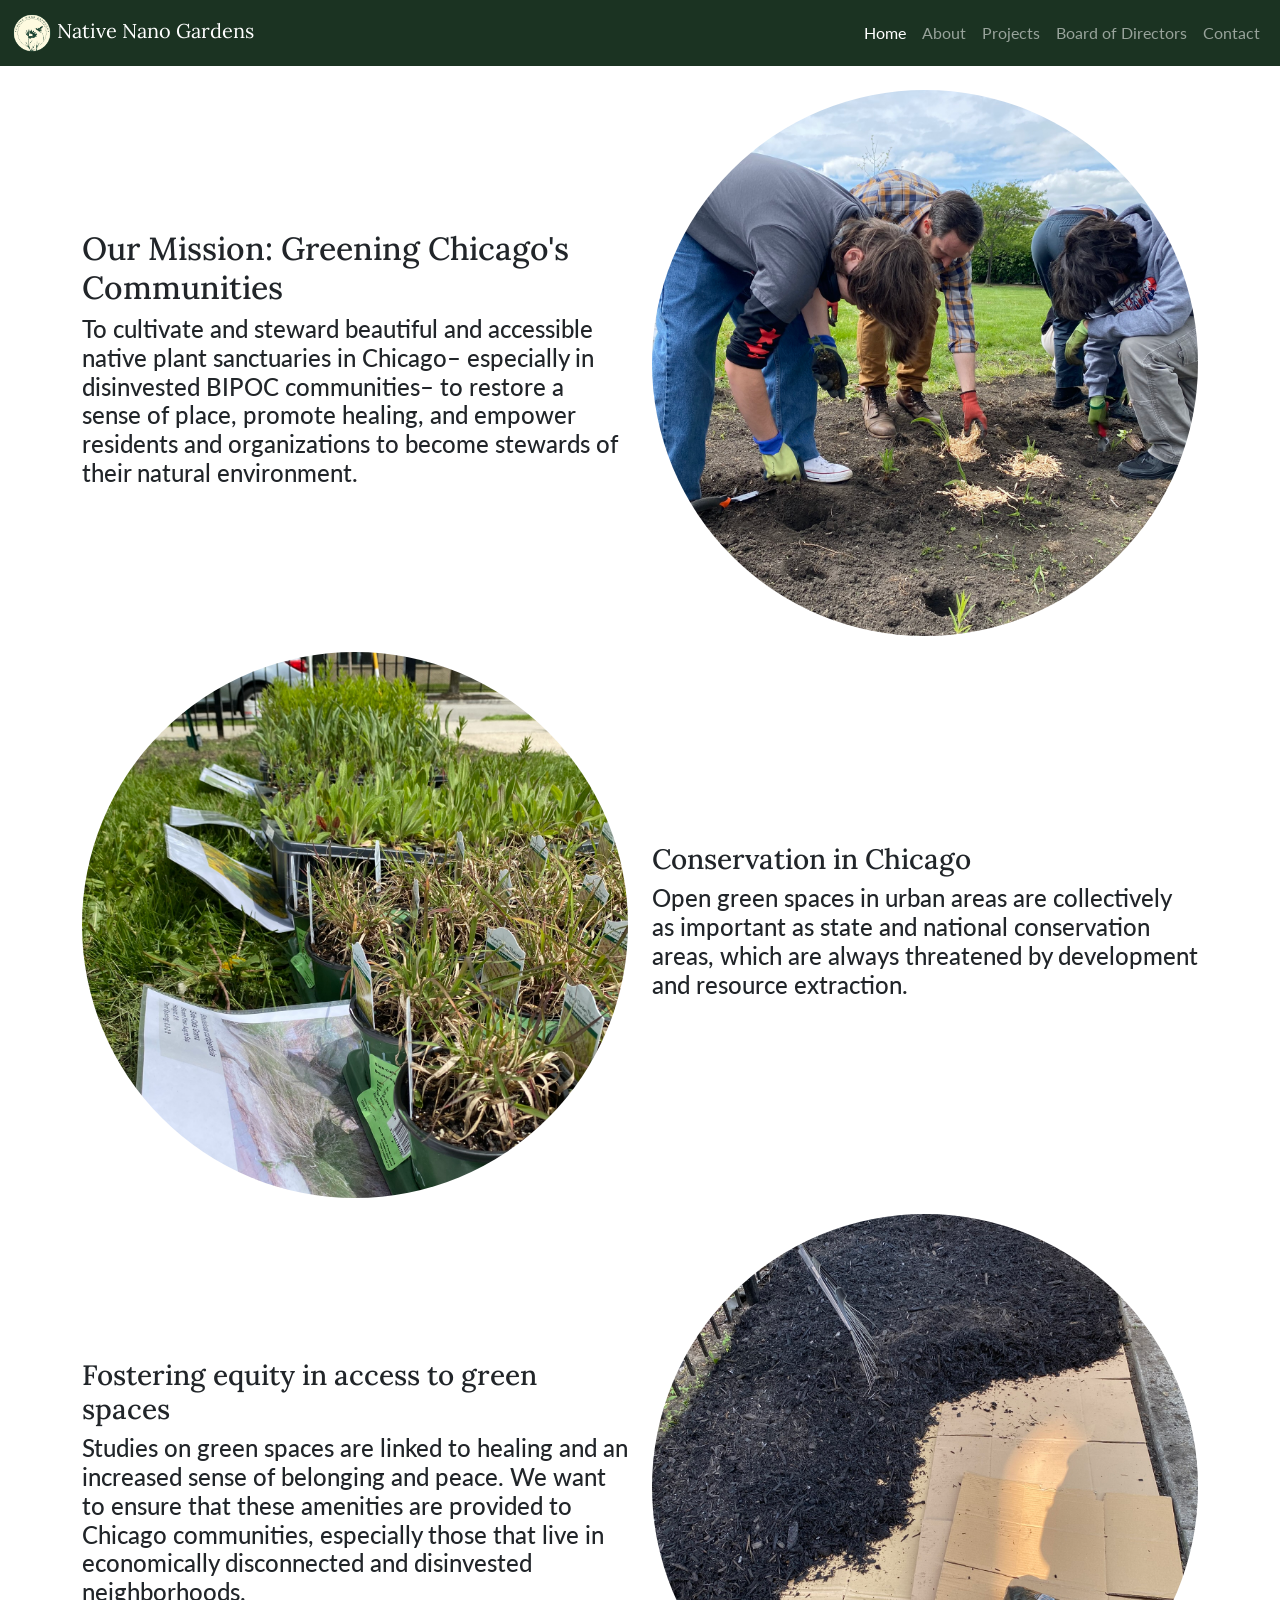
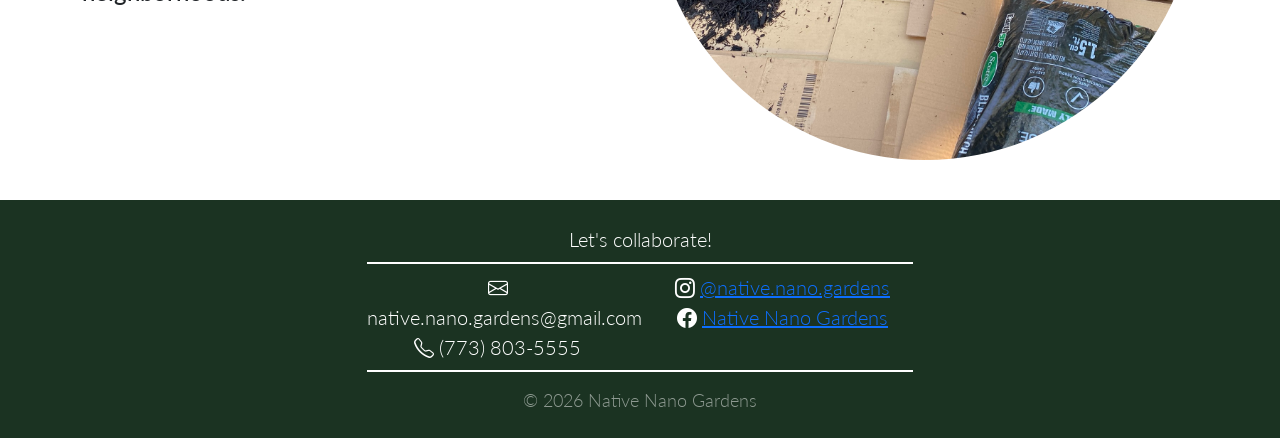
<file: index.html>
<!doctype html>
<html lang="en">
  <head>
    <meta charset="utf-8">
    <meta name="viewport" content="width=device-width, initial-scale=1">
    <meta name="description" content="Cultivating beautiful, accessible native plant sanctuaries in Chicago's underserved communities to promote healing, equity, and environmental stewardship.">

    <meta property="og:title" content="Native Nano Gardens">
    <meta property="og:description" content="Cultivating native plant sanctuaries in Chicago's underserved communities.">
    <meta property="og:image" content="images/nnglogo.png">
    <meta property="og:url" content="https://nativenanogardens.com">
    <meta property="og:type" content="website">
    
    <title>Native Nano Gardens</title>
    <link rel="icon" type="image/png" href="images/favicon.png">

    <!-- Bootstrap CSS -->
    <link href="https://cdn.jsdelivr.net/npm/bootstrap@5.3.8/dist/css/bootstrap.min.css" rel="stylesheet" integrity="sha384-sRIl4kxILFvY47J16cr9ZwB07vP4J8+LH7qKQnuqkuIAvNWLzeN8tE5YBujZqJLB" crossorigin="anonymous">
    <link rel="stylesheet" href="https://cdn.jsdelivr.net/npm/bootstrap-icons@1.9.1/font/bootstrap-icons.css">
    
    <!-- Umami analytics tracking JS -->
    <script defer src="https://cloud.umami.is/script.js" data-website-id="5eba3f4e-9032-4d34-a32b-9946853e07bc"></script>

    <!-- Import fonts -->
    <link rel="preconnect" href="https://fonts.googleapis.com">
    <link rel="preconnect" href="https://fonts.gstatic.com" crossorigin>
    <link href="https://fonts.googleapis.com/css2?family=Lato:ital,wght@0,300;0,400;0,700;1,400&family=Lora:ital,wght@0,400..700;1,400..700&display=swap" rel="stylesheet">

    <!-- Local CSS -->
    <link rel="stylesheet" type="text/css" href="style.css">
    
    <!-- Local JS -->
    <script src="FooterComponent.js" defer></script>
  </head>
  
  <body>
    <header>
        <nav class="navbar navbar-expand-sm navbar-dark bg-garden fixed-top">
            <div class="container-fluid">
                <a class="navbar-brand" href="#"><img id="logo" src="images/nnglogo.png" class="hide-for-small" alt="Native Nano Gardens Logo"> Native Nano Gardens</a>
                
                <button class="navbar-toggler" type="button" data-bs-toggle="collapse" data-bs-target="#navbarNav" aria-controls="navbarNav" aria-expanded="false" aria-label="Toggle navigation">
                    <span class="navbar-toggler-icon"></span>
                </button>
                
                <div class="collapse navbar-collapse" id="navbarNav">
                    <ul class="navbar-nav ms-auto">
                        <li class="nav-item">
                            <a class="nav-link home-link active" aria-current="page" href="#">Home</a>
                        </li>
                        <li class="nav-item">
                            <a class="nav-link about-link" href="about.html">About</a>
                        </li>
                        <li class="nav-item">
                            <a class="nav-link projects-link" href="projects.html">Projects</a>
                        </li>
                        <li class="nav-item">
                            <a class="nav-link board-link" href="board.html">Board of Directors</a>
                        </li>
                        <li class="nav-item">
                            <a class="nav-link contact-link" href="#bottom">Contact</a>
                        </li>
                    </ul>
                </div>
            </div>
        </nav>
    </header>
    
    <main>
        <div class="container">
            
            <div class="row g-4 align-items-center mb-3">
                <div class="col-md-6">
                    <h2>Our Mission: Greening Chicago's Communities</h2>
                    <p class="h4">
                    To cultivate and steward beautiful and accessible native plant sanctuaries in Chicago– especially in disinvested BIPOC communities– to restore a sense of place, promote healing, and empower residents and organizations to become stewards of their natural environment.
                    </p>
                </div>
                <div class="col-md-6">
                    <img src="images/gw-20260506-a.jpeg" class="rounded-circle fluid-circle" alt="Students and their teacher planting natives on a plot at George Washington High School in Chicago.">
                </div>
            </div>
            
            <div class="row g-4 align-items-center mb-3">
                <div class="col-md-6 order-md-2">
                    <h3>Conservation in Chicago</h3>
                    <p class="h4">
                    Open green spaces in urban areas are collectively as important as state and national conservation areas, which are always threatened by development and resource extraction.
                    </p>
                </div>
                <div class="col-md-6 order-md-1">
                    <img src="images/gw-20260506-b.jpeg" class="rounded-circle fluid-circle" alt="Plant plugs that students will be planting at a site at their school, George Washington High School in Chicago.">
                </div>
            </div>
            
            <div class="row g-4 align-items-center mb-3">
                <div class="col-md-6">
                    <h3>Fostering equity in access to green spaces</h3>
                    <p class="h4">
                    Studies on green spaces are linked to healing and an increased sense of belonging and peace. We want to ensure that these amenities are provided to Chicago communities, especially those that live in economically disconnected and disinvested neighborhoods.
                    </p>
                </div>
                <div class="col-md-6">
                    <img src="images/kt-20260521-a.jpeg" class="rounded-circle fluid-circle" alt="Preparing a site at a home in Chicago's southeast side for future restoration.">
                </div>
            </div>
            
        </div>
    </main>
    
    <nng-footer></nng-footer>
    
    <!-- Bootstrap JavaScript -->
    <script src="https://cdn.jsdelivr.net/npm/bootstrap@5.3.8/dist/js/bootstrap.bundle.min.js" integrity="sha384-FKyoEForCGlyvwx9Hj09JcYn3nv7wiPVlz7YYwJrWVcXK/BmnVDxM+D2scQbITxI" crossorigin="anonymous"></script>
  </body>
</html>
</file>
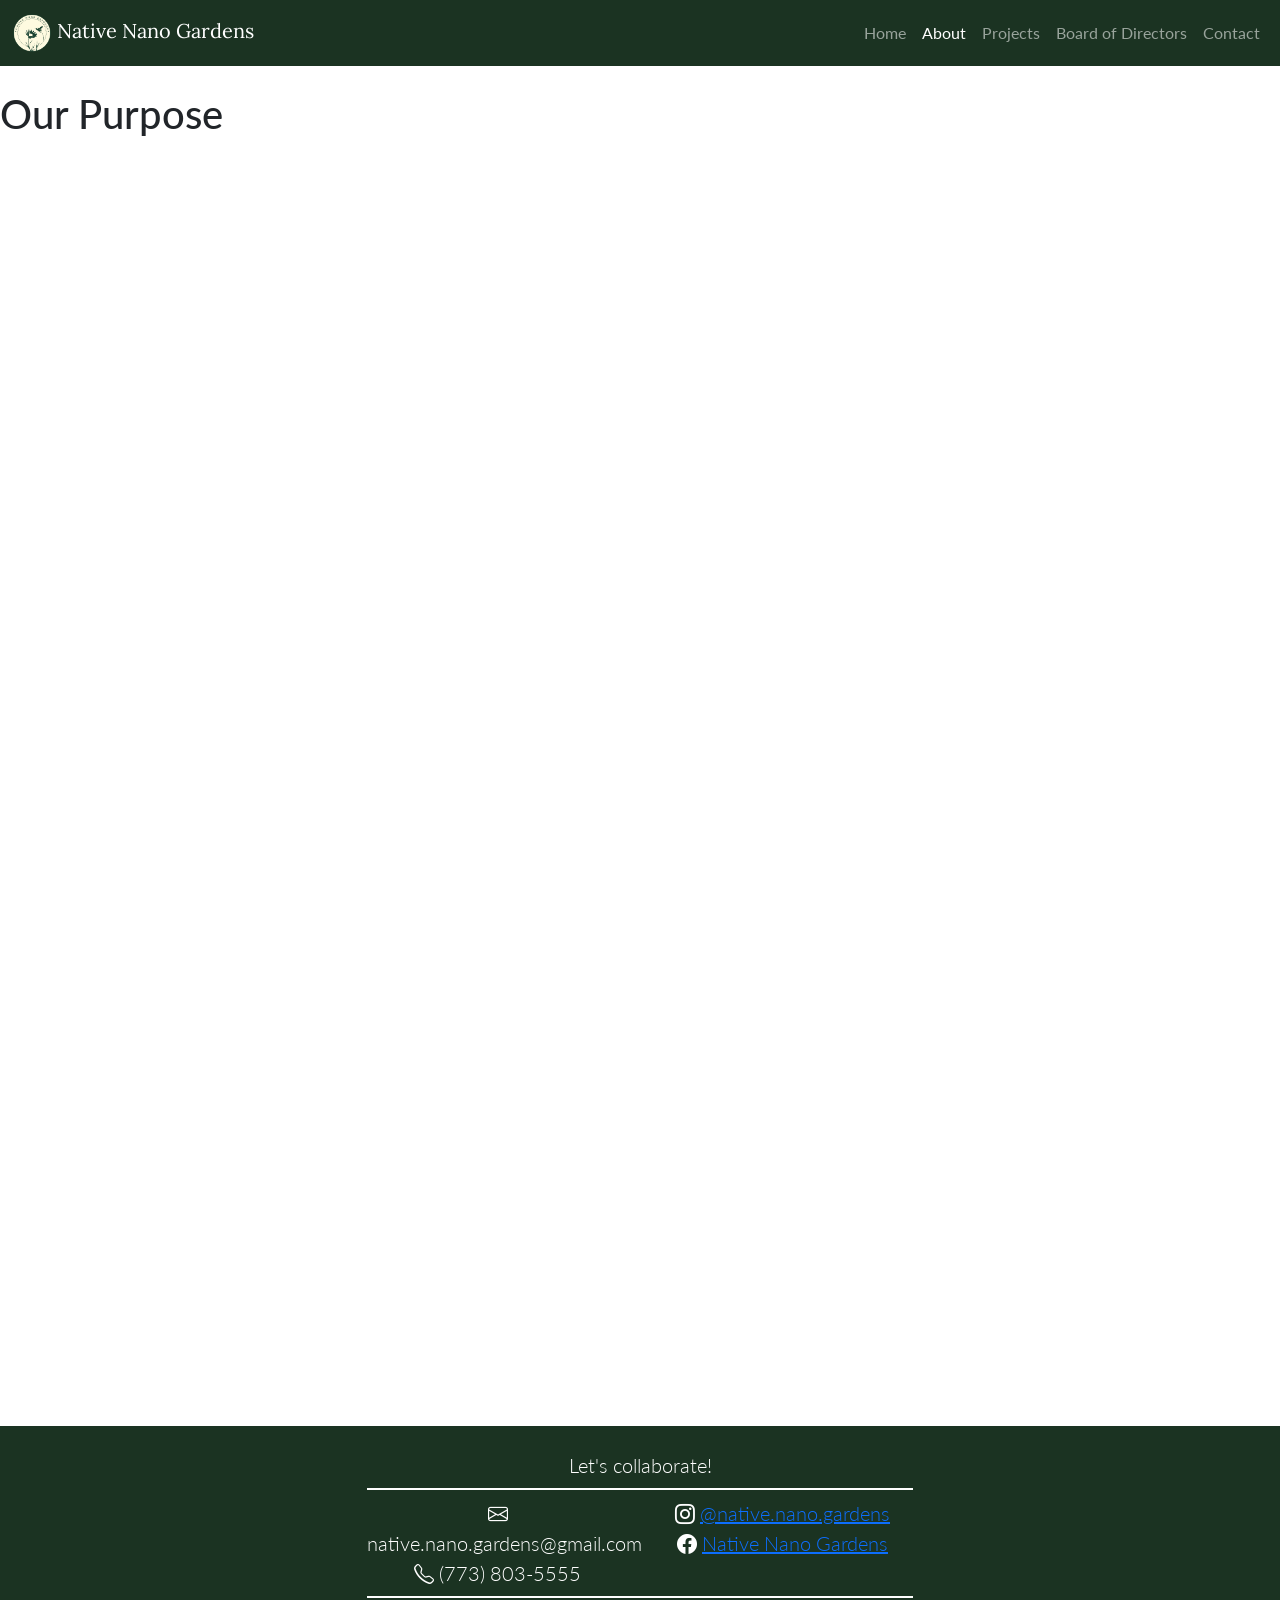
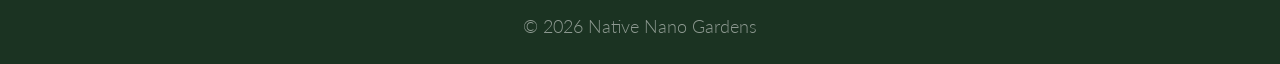
<file: about.html>
<!doctype html>
<html lang="en">
    <head>
        <meta charset="utf-8">
        <meta name="viewport" content="width=device-width, initial-scale=1">
        
        <title>Native Nano Gardens</title>
        <link rel="icon" type="image/png" href="images/favicon.png">
        
        <!-- Bootstrap CSS -->
        <link href="https://cdn.jsdelivr.net/npm/bootstrap@5.3.8/dist/css/bootstrap.min.css" rel="stylesheet" integrity="sha384-sRIl4kxILFvY47J16cr9ZwB07vP4J8+LH7qKQnuqkuIAvNWLzeN8tE5YBujZqJLB" crossorigin="anonymous">
        <link rel="stylesheet" href="https://cdn.jsdelivr.net/npm/bootstrap-icons@1.9.1/font/bootstrap-icons.css">
        
        <!-- Import fonts -->
        <link rel="preconnect" href="https://fonts.googleapis.com">
        <link rel="preconnect" href="https://fonts.gstatic.com" crossorigin>
        <link href="https://fonts.googleapis.com/css2?family=Lato:ital,wght@0,300;0,400;0,700;1,400&family=Lora:ital,wght@0,400..700;1,400..700&display=swap" rel="stylesheet">
        
        <!-- Local CSS -->
        <link rel="stylesheet" type="text/css" href="style.css">
    
        <!-- Local JS -->
        <script src="FooterComponent.js" defer></script>
    </head>
  
    <body>
        <header>
            <nav class="navbar navbar-expand-sm navbar-dark bg-garden fixed-top">
                <div class="container-fluid">
                    <a class="navbar-brand" href="#"><img id="logo" src="images/nnglogo.png" class="hide-for-small" alt="Native Nano Gardens Logo"> Native Nano Gardens</a>
                    
                    <button class="navbar-toggler" type="button" data-bs-toggle="collapse" data-bs-target="#navbarNav" aria-controls="navbarNav" aria-expanded="false" aria-label="Toggle navigation">
                        <span class="navbar-toggler-icon"></span>
                    </button>
                    
                    <div class="collapse navbar-collapse" id="navbarNav">
                        <ul class="navbar-nav ms-auto">
                            <li class="nav-item">
                                <a class="nav-link home-link" href="index.html">Home</a>
                            </li>
                            <li class="nav-item">
                                <a class="nav-link about-link active" aria-current="page" href="#">About</a>
                            </li>
                            <li class="nav-item">
                                <a class="nav-link projects-link" href="projects.html">Projects</a>
                            </li>
                            <li class="nav-item">
                                <a class="nav-link board-link" href="board.html">Board of Directors</a>
                            </li>
                            <li class="nav-item">
                                <a class="nav-link contact-link" href="#bottom">Contact</a>
                            </li>
                        </ul>
                    </div>
                </div>
            </nav>
        </header>
        
        <main>
            <div class="container-fluid">
                <div class="row h1">Our Purpose</div>
                <div class="row ratio ratio-1x1">
                        <iframe src="https://storymaps.arcgis.com/stories/d0bf79e6378b48c39295686497ecf9b1" title="Genevieve Nano's Story Map: Urbs in Horto"></iframe>
                </div>
            </div>
        </main>
        
    <nng-footer></nng-footer>
    
        <!-- Bootstrap JavaScript -->
        <script src="https://cdn.jsdelivr.net/npm/bootstrap@5.3.8/dist/js/bootstrap.bundle.min.js" integrity="sha384-FKyoEForCGlyvwx9Hj09JcYn3nv7wiPVlz7YYwJrWVcXK/BmnVDxM+D2scQbITxI" crossorigin="anonymous"></script>
    </body>
</html>
</file>
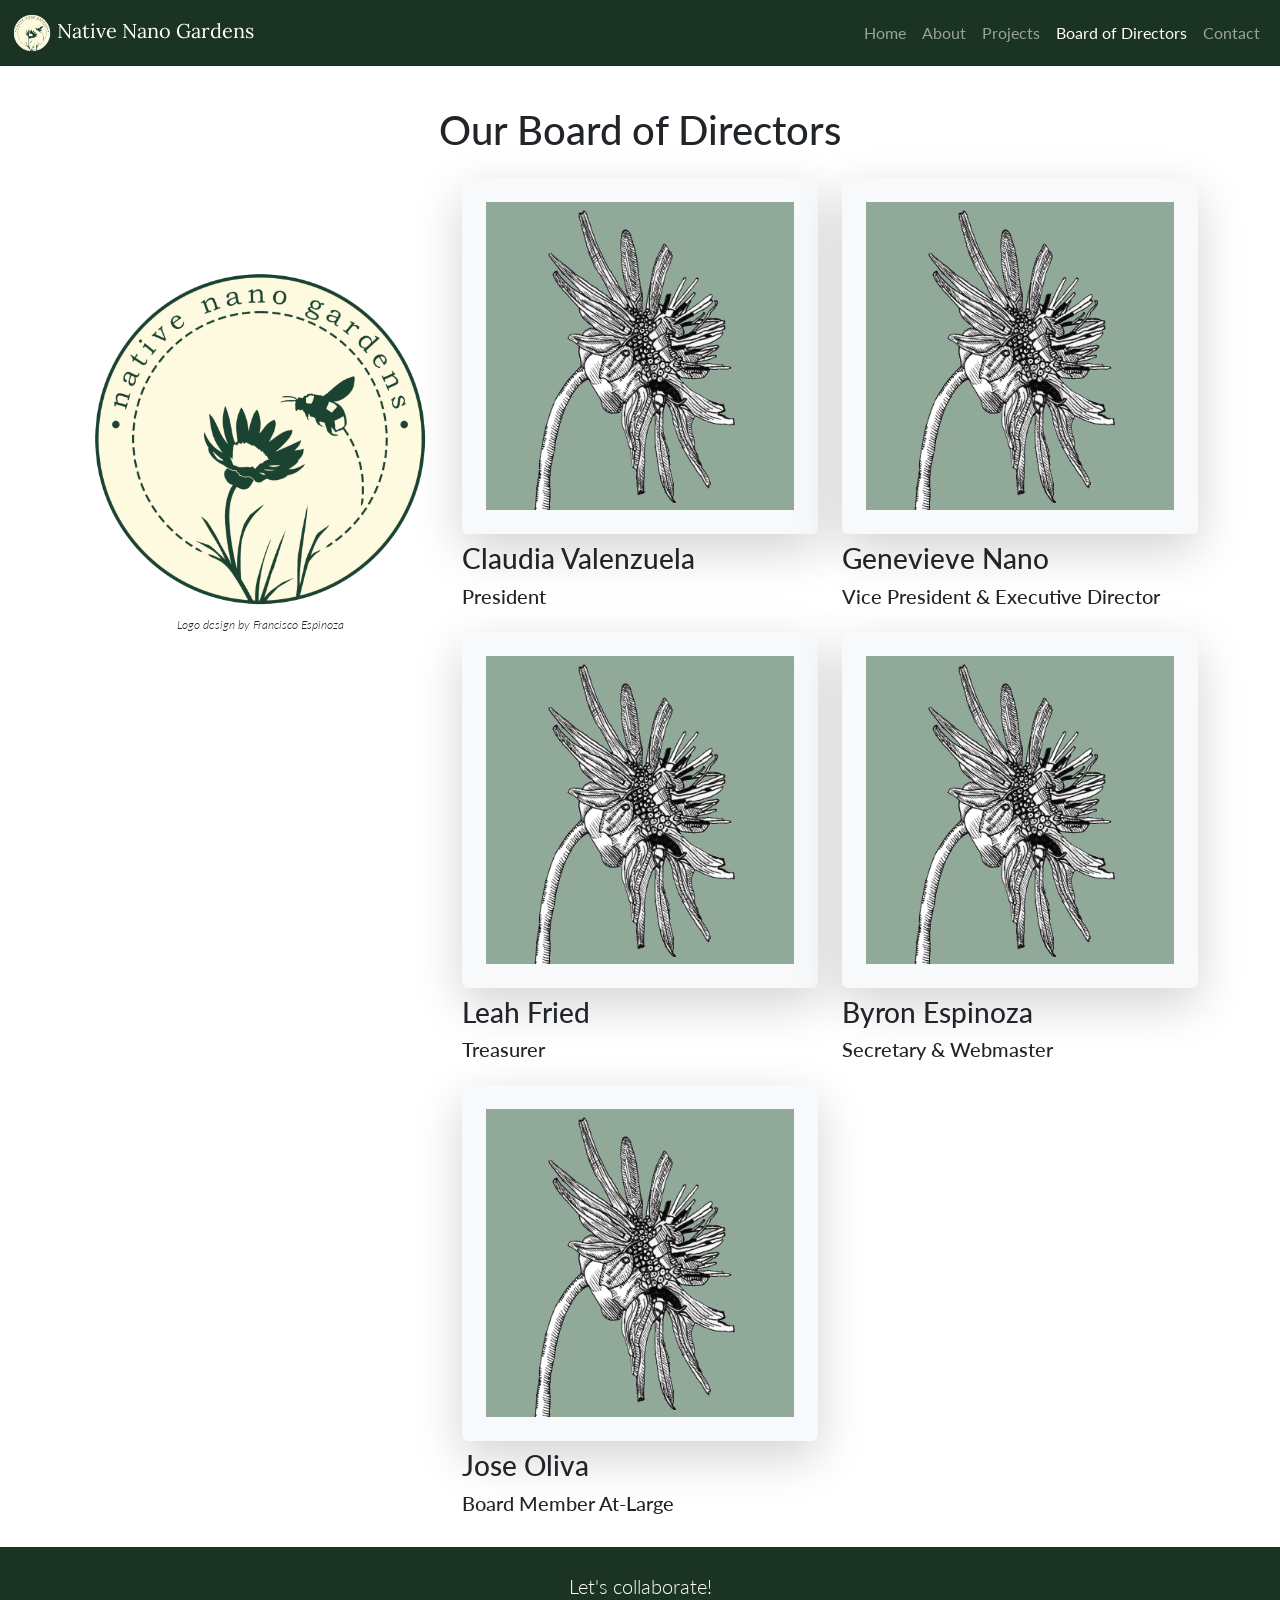
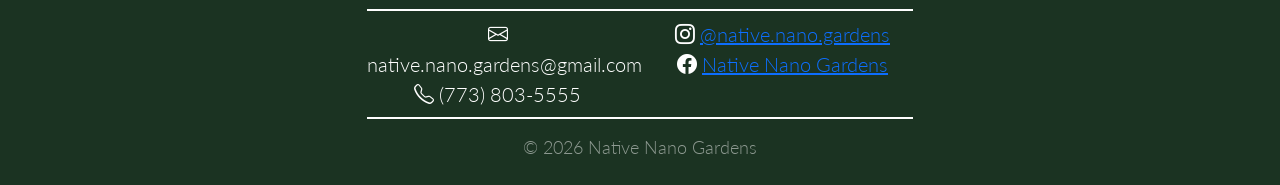
<file: board.html>
<!doctype html>
<html lang="en">
  <head>
    <meta charset="utf-8">
    <meta name="viewport" content="width=device-width, initial-scale=1">
    
    <title>Native Nano Gardens</title>
    <link rel="icon" type="image/png" href="images/favicon.png">

    <!-- Bootstrap CSS -->
    <link href="https://cdn.jsdelivr.net/npm/bootstrap@5.3.8/dist/css/bootstrap.min.css" rel="stylesheet" integrity="sha384-sRIl4kxILFvY47J16cr9ZwB07vP4J8+LH7qKQnuqkuIAvNWLzeN8tE5YBujZqJLB" crossorigin="anonymous">
    <link rel="stylesheet" href="https://cdn.jsdelivr.net/npm/bootstrap-icons@1.9.1/font/bootstrap-icons.css">
    
    <!-- Import fonts -->
    <link rel="preconnect" href="https://fonts.googleapis.com">
    <link rel="preconnect" href="https://fonts.gstatic.com" crossorigin>
    <link href="https://fonts.googleapis.com/css2?family=Lato:ital,wght@0,300;0,400;0,700;1,400&family=Lora:ital,wght@0,400..700;1,400..700&display=swap" rel="stylesheet">

    <!-- Local CSS -->
    <link rel="stylesheet" type="text/css" href="style.css">
    
    <!-- Local JS -->
    <script src="FooterComponent.js" defer></script>
  </head>
  
  <body>
    <header>
        <nav class="navbar navbar-expand-sm navbar-dark bg-garden fixed-top">
            <div class="container-fluid">
                <a class="navbar-brand" href="#"><img id="logo" src="images/nnglogo.png" class="hide-for-small" alt="Native Nano Gardens Logo"> Native Nano Gardens</a>
                
                <button class="navbar-toggler" type="button" data-bs-toggle="collapse" data-bs-target="#navbarNav" aria-controls="navbarNav" aria-expanded="false" aria-label="Toggle navigation">
                    <span class="navbar-toggler-icon"></span>
                </button>
                
                <div class="collapse navbar-collapse" id="navbarNav">
                    <ul class="navbar-nav ms-auto">
                        <li class="nav-item">
                            <a class="nav-link home-link" href="index.html">Home</a>
                        </li>
                        <li class="nav-item">
                            <a class="nav-link about-link" href="about.html">About</a>
                        </li>
                        <li class="nav-item">
                            <a class="nav-link projects-link" href="projects.html">Projects</a>
                        </li>
                        <li class="nav-item">
                            <a class="nav-link board-link active" aria-current="page" href="#">Board of Directors</a>
                        </li>
                        <li class="nav-item">
                            <a class="nav-link contact-link" href="#bottom">Contact</a>
                        </li>
                    </ul>
                </div>
            </div>
        </nav>
    </header>
    
    <main>
        <div class="container">
            
            <div class="row text-center pt-3">
                <p class="h1">Our Board of Directors</p>
            </div>
            
            <div class="row">
                <div class="col-md-4 justify-content-center">
                    <div class="sticky-center-col">
                        <figure>
                            <img src="images/nnglogo.png" class="img-fluid float-start" alt="Native Nano Gardens Logo, designed by Francisco Espinoza">
                            <figcaption class="fs-6 fw-light fst-italic text-center"><sup>Logo design by Francisco Espinoza</sup></figcaption>
                        </figure>
                    </div>
                </div>
                
                <div class="col-md-8">
                    <div class="row">
                        <div class="col-md-6 pt-3">
                            <img src="images/placeholder.png" class="rounded img-fluid shadow-lg mb-2 p-4 bg-body-tertiary" alt="placeholder image">
                            <p class="h3">Claudia Valenzuela</p>
                            <p class="h5">President</p>
                        </div>
                        <div class="col-md-6 pt-3">
                            <img src="images/placeholder.png" class="rounded img-fluid shadow-lg mb-2 p-4 bg-body-tertiary" alt="placeholder image">
                            <p class="h3">Genevieve Nano</p>
                            <p class="h5">Vice President & Executive Director</p>
                        </div>
                    </div>
                    
                    <div class="row">
                        <div class="col-md-6 pt-3">
                            <img src="images/placeholder.png" class="rounded img-fluid shadow-lg mb-2 p-4 bg-body-tertiary" alt="placeholder image">
                            <p class="h3">Leah Fried</p>
                            <p class="h5">Treasurer</p>
                        </div>
                        <div class="col-md-6 pt-3">
                            <img src="images/placeholder.png" class="rounded img-fluid shadow-lg mb-2 p-4 bg-body-tertiary" alt="placeholder image">
                            <p class="h3">Byron Espinoza</p>
                            <p class="h5">Secretary & Webmaster</p>
                        </div>
                    </div>
                    
                    <div class="row">
                        <div class="col-md-6 pt-3">
                            <img src="images/placeholder.png" class="rounded img-fluid shadow-lg mb-2 p-4 bg-body-tertiary" alt="placeholder image">
                            <p class="h3">Jose Oliva</p>
                            <p class="h5">Board Member At-Large</p>
                        </div>
                        <div class="col-md-6 pt-3">
                            
                        </div>
                    </div>
                    
                </div>
            </div>
            
            
            
        </div>
        
    </main>
    
    <nng-footer></nng-footer>
    
    <!-- Bootstrap JavaScript -->
    <script src="https://cdn.jsdelivr.net/npm/bootstrap@5.3.8/dist/js/bootstrap.bundle.min.js" integrity="sha384-FKyoEForCGlyvwx9Hj09JcYn3nv7wiPVlz7YYwJrWVcXK/BmnVDxM+D2scQbITxI" crossorigin="anonymous"></script>
  </body>
</html>
</file>
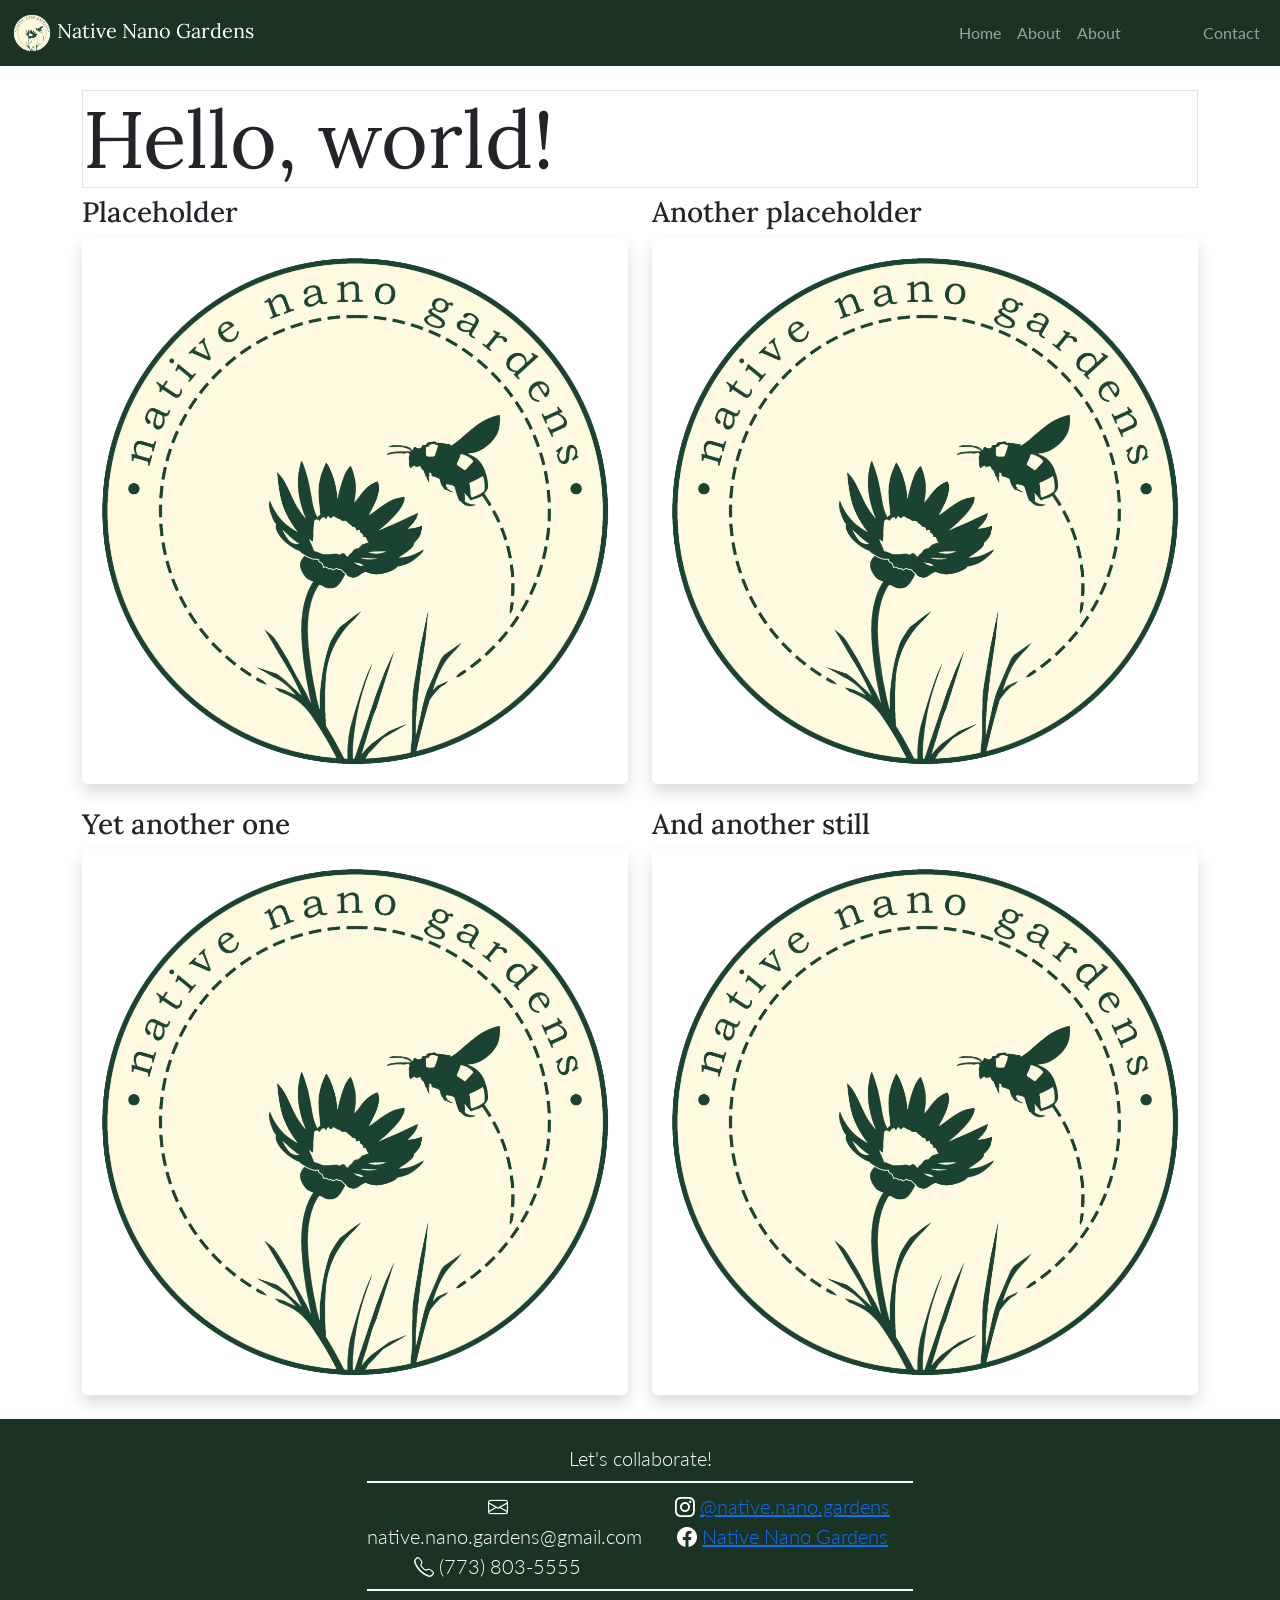
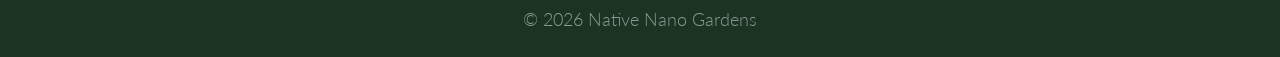
<file: gallery.html>
<!doctype html>
<html lang="en">
  <head>
    <meta charset="utf-8">
    <meta name="viewport" content="width=device-width, initial-scale=1">
    
    <title>Native Nano Gardens</title>
    <link rel="icon" type="image/png" href="images/favicon.png">

    <!-- Bootstrap CSS -->
    <link href="https://cdn.jsdelivr.net/npm/bootstrap@5.3.8/dist/css/bootstrap.min.css" rel="stylesheet" integrity="sha384-sRIl4kxILFvY47J16cr9ZwB07vP4J8+LH7qKQnuqkuIAvNWLzeN8tE5YBujZqJLB" crossorigin="anonymous">
    <link rel="stylesheet" href="https://cdn.jsdelivr.net/npm/bootstrap-icons@1.9.1/font/bootstrap-icons.css">
    
    <!-- Import fonts -->
    <link rel="preconnect" href="https://fonts.googleapis.com">
    <link rel="preconnect" href="https://fonts.gstatic.com" crossorigin>
    <link href="https://fonts.googleapis.com/css2?family=Lato:ital,wght@0,300;0,400;0,700;1,400&family=Lora:ital,wght@0,400..700;1,400..700&display=swap" rel="stylesheet">

    <!-- Local CSS -->
    <link rel="stylesheet" type="text/css" href="style.css">
    
    <!-- Local JS -->
    <script src="FooterComponent.js" defer></script>
  </head>
  
  <body>
    <header>
        <nav class="navbar navbar-expand-sm navbar-dark bg-garden fixed-top">
            <div class="container-fluid">
                <a class="navbar-brand" href="#"><img id="logo" src="images/nnglogo.png" class="hide-for-small" alt="Native Nano Gardens Logo"> Native Nano Gardens</a>
                
                <button class="navbar-toggler" type="button" data-bs-toggle="collapse" data-bs-target="#navbarNav" aria-controls="navbarNav" aria-expanded="false" aria-label="Toggle navigation">
                    <span class="navbar-toggler-icon"></span>
                </button>
                
                <div class="collapse navbar-collapse" id="navbarNav">
                    <ul class="navbar-nav ms-auto">
                        <li class="nav-item">
                            <a class="nav-link home-link" href="index.html">Home</a>
                        </li>
                        <li class="nav-item">
                            <a class="nav-link about-link" href="about.html">About</a>
                        </li>
                        <li class="nav-item">
                            <a class="nav-link projects-link" href="projects.html">About</a>
                        </li>
                        <li class="nav-item">
                            <a class="nav-link gallery-link active" aria-current="page" href="#">Gallery</a>
                        </li>
                        <li class="nav-item">
                            <a class="nav-link contact-link" href="#bottom">Contact</a>
                        </li>
                    </ul>
                </div>
            </div>
        </nav>
    </header>
    
    <main>
        <div class="container">
          <h1 class="border display-1">Hello, world!</h1>
          
          <div class="row g-4">
              <div class="col-md-6">
                  <h3>Placeholder</h3>
                  <img src="images/nnglogo.png" class="img-fluid rounded shadow" alt="Placeholder graphic 1">
              </div>
              
              <div class="col-md-6">
                  <h3> Another placeholder</h3>
                  <img src="images/nnglogo.png" class="img-fluid rounded shadow" alt="Placeholder graphic 2">
              </div>
              
              <div class="col-md-6">
                  <h3>Yet another one</h3>
                  <img src="images/nnglogo.png" class="img-fluid rounded shadow" alt="Placeholder graphic 3">
              </div>
              
              <div class="col-md-6">
                  <h3>And another still</h3>
                  <img src="images/nnglogo.png" class="img-fluid rounded shadow" alt="Placeholder graphic 4">
              </div>
          </div>
        </div>
        
    </main>
    
    <nng-footer></nng-footer>
    
    <!-- Bootstrap JavaScript -->
    <script src="https://cdn.jsdelivr.net/npm/bootstrap@5.3.8/dist/js/bootstrap.bundle.min.js" integrity="sha384-FKyoEForCGlyvwx9Hj09JcYn3nv7wiPVlz7YYwJrWVcXK/BmnVDxM+D2scQbITxI" crossorigin="anonymous"></script>
  </body>
</html>
</file>
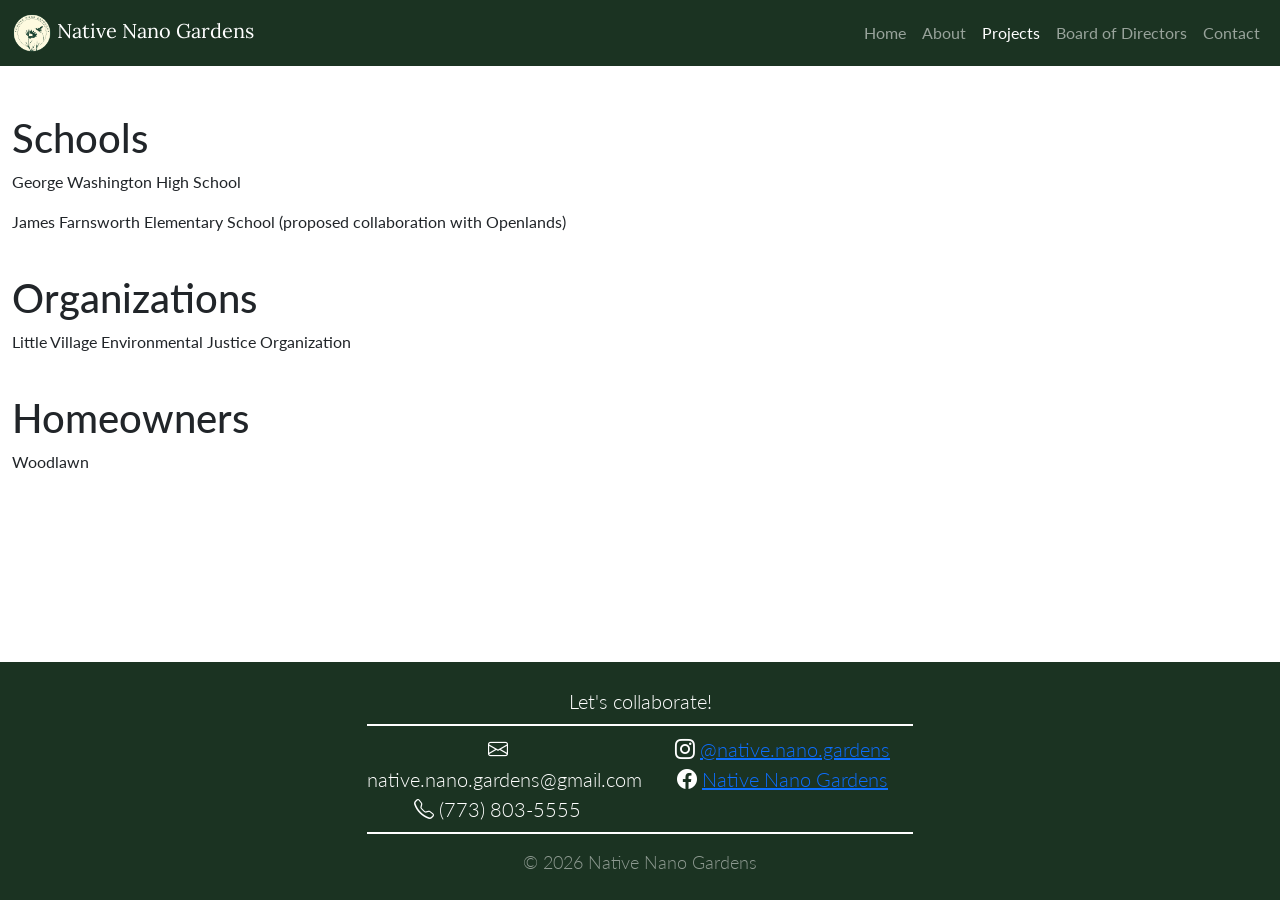
<file: projects.html>
<!doctype html>
<html lang="en">
  <head>
    <meta charset="utf-8">
    <meta name="viewport" content="width=device-width, initial-scale=1">
    <meta name="description" content="Cultivating beautiful, accessible native plant sanctuaries in Chicago's underserved communities to promote healing, equity, and environmental stewardship.">

    <meta property="og:title" content="Native Nano Gardens">
    <meta property="og:description" content="Cultivating native plant sanctuaries in Chicago's underserved communities.">
    <meta property="og:image" content="images/nnglogo.png">
    <meta property="og:url" content="https://nativenanogardens.com">
    <meta property="og:type" content="website">
    
    <title>Native Nano Gardens</title>
    <link rel="icon" type="image/png" href="images/favicon.png">

    <!-- Bootstrap CSS -->
    <link href="https://cdn.jsdelivr.net/npm/bootstrap@5.3.8/dist/css/bootstrap.min.css" rel="stylesheet" integrity="sha384-sRIl4kxILFvY47J16cr9ZwB07vP4J8+LH7qKQnuqkuIAvNWLzeN8tE5YBujZqJLB" crossorigin="anonymous">
    <link rel="stylesheet" href="https://cdn.jsdelivr.net/npm/bootstrap-icons@1.9.1/font/bootstrap-icons.css">
    
    <!-- Umami analytics tracking JS -->
    <script defer src="https://cloud.umami.is/script.js" data-website-id="5eba3f4e-9032-4d34-a32b-9946853e07bc"></script>

    <!-- Import fonts -->
    <link rel="preconnect" href="https://fonts.googleapis.com">
    <link rel="preconnect" href="https://fonts.gstatic.com" crossorigin>
    <link href="https://fonts.googleapis.com/css2?family=Lato:ital,wght@0,300;0,400;0,700;1,400&family=Lora:ital,wght@0,400..700;1,400..700&display=swap" rel="stylesheet">

    <!-- Local CSS -->
    <link rel="stylesheet" type="text/css" href="style.css">
    
    <!-- Local JS -->
    <script src="FooterComponent.js" defer></script>
  </head>
  
  <body>
    <header>
        <nav class="navbar navbar-expand-sm navbar-dark bg-garden fixed-top">
            <div class="container-fluid">
                <a class="navbar-brand" href="#"><img id="logo" src="images/nnglogo.png" class="hide-for-small" alt="Native Nano Gardens Logo"> Native Nano Gardens</a>
                
                <button class="navbar-toggler" type="button" data-bs-toggle="collapse" data-bs-target="#navbarNav" aria-controls="navbarNav" aria-expanded="false" aria-label="Toggle navigation">
                    <span class="navbar-toggler-icon"></span>
                </button>
                
                <div class="collapse navbar-collapse" id="navbarNav">
                    <ul class="navbar-nav ms-auto">
                        <li class="nav-item">
                            <a class="nav-link home-link" href="index.html">Home</a>
                        </li>
                        <li class="nav-item">
                            <a class="nav-link about-link" href="about.html">About</a>
                        </li>
                        <li class="nav-item">
                            <a class="nav-link projects-link active" aria-current="page" href="#">Projects</a>
                        </li>
                        <li class="nav-item">
                            <a class="nav-link board-link" href="board.html">Board of Directors</a>
                        </li>
                        <li class="nav-item">
                            <a class="nav-link contact-link" href="#bottom">Contact</a>
                        </li>
                    </ul>
                </div>
            </div>
        </nav>
    </header>
    
    <main>
        <div class="container-fluid">
            <div class="row pt-4">
                <p class="h1">Schools</p>
                <p>George Washington High School</p>
                <p>James Farnsworth Elementary School (proposed collaboration with Openlands)</p>
            </div>
            <div class="row pt-4">
                <p class="h1">Organizations</p>
                <p>Little Village Environmental Justice Organization</p>
            </div>
            <div class="row pt-4">
                <p class="h1">Homeowners</p>
                <p>Woodlawn</p>
            </div>
        </div>
    </main>
    
    <nng-footer></nng-footer>
    
    <!-- Bootstrap JavaScript -->
    <script src="https://cdn.jsdelivr.net/npm/bootstrap@5.3.8/dist/js/bootstrap.bundle.min.js" integrity="sha384-FKyoEForCGlyvwx9Hj09JcYn3nv7wiPVlz7YYwJrWVcXK/BmnVDxM+D2scQbITxI" crossorigin="anonymous"></script>
  </body>
</html>
</file>
<file: style.css>
body {
    padding-top: 90px;
    font-family: 'Lato', sans-serif;
    display: flex;
    flex-direction: column;
    min-height: 100vh;
}

main {
    flex: 1;
}

h1, h2, h3, h4, h5, .navbar-brand{
    font-family: 'Lora', serif;
}

hr {
    border: none;
    height: 2px;
    background: #FFFFFF;
}

iframe {
    height: 90vh;
    width: 66vw;
}

.showcase-img {
    object-position: top;
    object-fit: cover;
}

.fluid-circle {
    width: 100%;
    aspect-ratio: 1 / 1;
    object-fit: cover;
    max-width: 600px;        
}

.bg-garden {
    background-color: #1B3322 !important;
}

.gallery-link {
    visibility: hidden;
}

#logo {
    height: 2em;
    width: 2em;
}

@media (min-width: 768px) {
    .sticky-center-col {
        position: sticky;
        top: 0;
        height: 66vh;
        display: flex;
        align-items: center;
        justify-content: center;
    }
}

@media (max-width: 380px) {
    .hide-for-small {
        display: none;
    }
}
</file>
